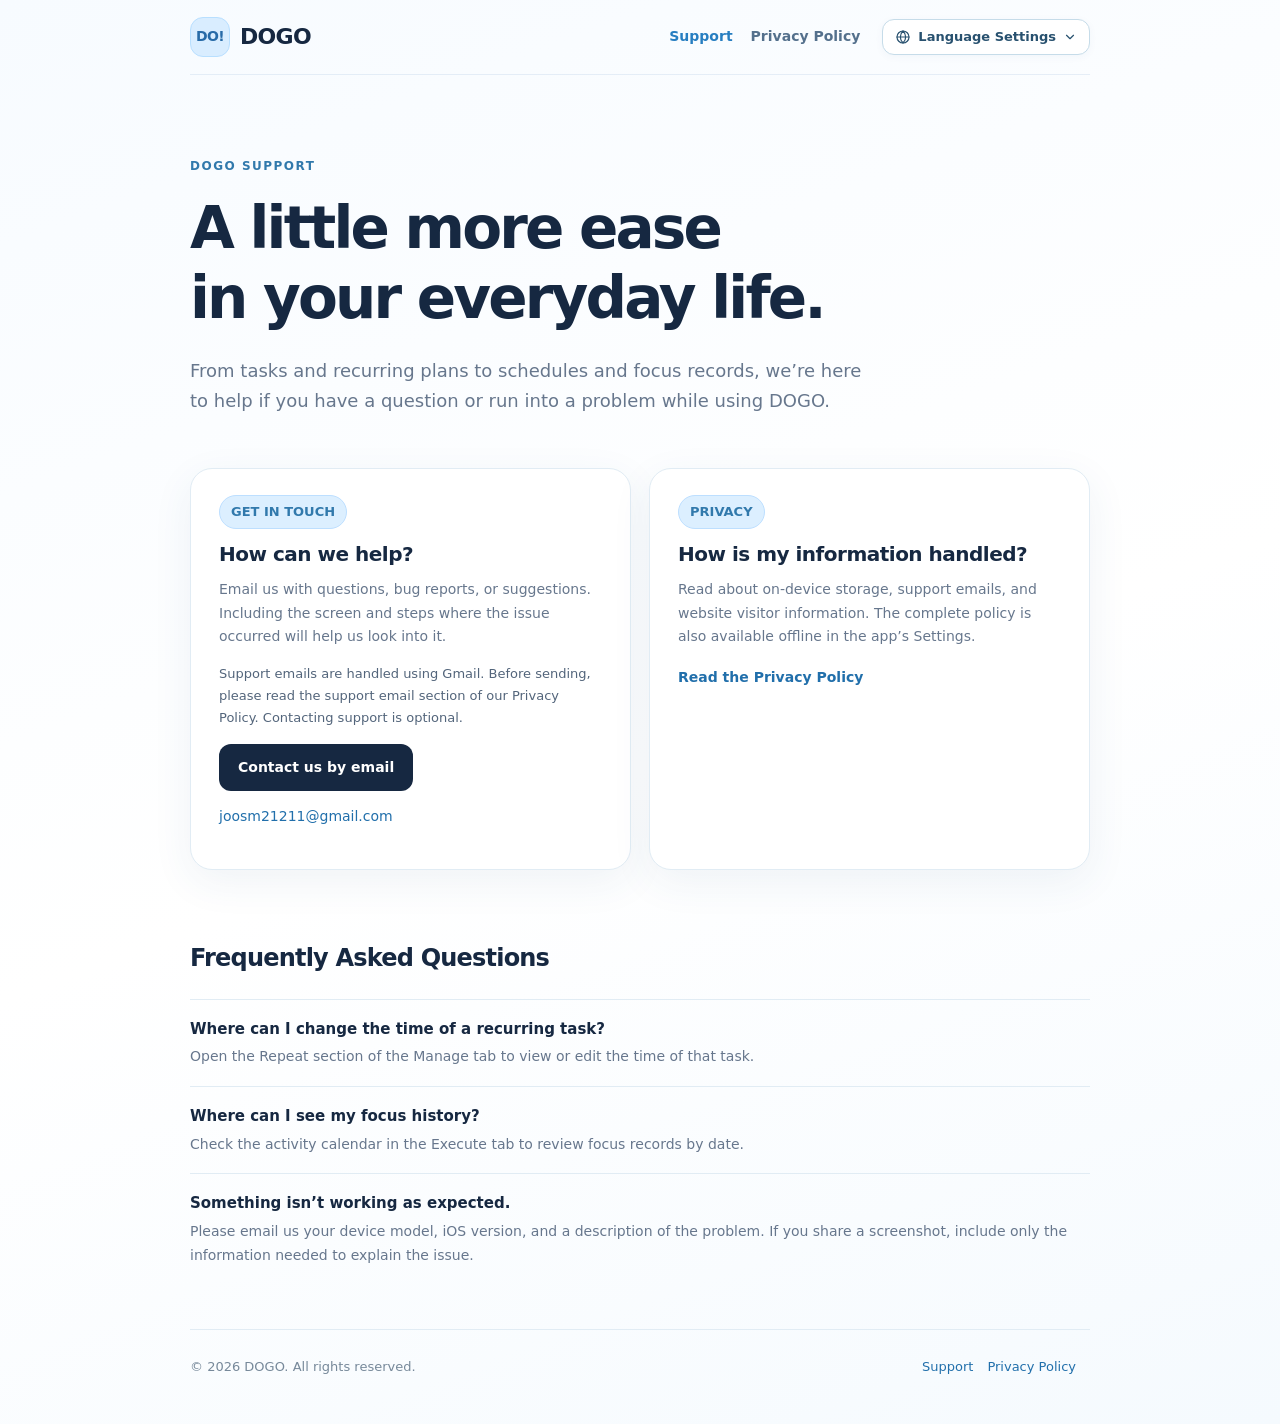
<file: index.html>
<!doctype html>
<html lang="ko">
<head>
  <meta charset="utf-8">
  <meta name="viewport" content="width=device-width, initial-scale=1">
  <meta name="theme-color" content="#f7fbff">
  <meta name="description" content="DOGO iOS 앱 고객지원. 앱 사용 문의, 오류 신고 및 개인정보 처리방침 안내.">
  <title>DOGO | 고객지원</title>
  <link rel="stylesheet" href="styles.css">
</head>
<body><div class="wrap">
<header class="top">
  <a class="brand" href="index.html" data-page="index.html" data-i18n-aria="brand_label" aria-label="DOGO 고객지원 홈"><span class="mark">DO!</span>DOGO</a>
  <div class="header-actions">
    <nav class="nav" data-i18n-aria="nav_label" aria-label="사이트 메뉴"><a href="index.html" data-page="index.html" data-i18n="support" aria-current="page">고객지원</a><a href="privacy.html" data-page="privacy.html" data-i18n="privacy">개인정보 처리방침</a></nav>
    <div class="language-control" id="language-control">
      <button class="language-toggle" id="language-toggle" type="button" aria-haspopup="true" aria-controls="language-menu" aria-expanded="false">
        <svg aria-hidden="true" width="16" height="16" viewBox="0 0 24 24" fill="none" stroke="currentColor" stroke-width="1.8" stroke-linecap="round" stroke-linejoin="round"><circle cx="12" cy="12" r="9"/><path d="M3 12h18M12 3c2.5 2.4 4 5.4 4 9s-1.5 6.6-4 9c-2.5-2.4-4-5.4-4-9s1.5-6.6 4-9z"/></svg>
        <span data-i18n="lang_settings">언어 설정</span>
        <svg aria-hidden="true" width="14" height="14" viewBox="0 0 24 24" fill="none" stroke="currentColor" stroke-width="2" stroke-linecap="round" stroke-linejoin="round"><path d="m6 9 6 6 6-6"/></svg>
      </button>
      <div class="language-menu" id="language-menu" hidden role="group" data-i18n-aria="choose_language" aria-label="표시 언어 선택">
        <button type="button" data-select-lang="ko" lang="ko">한국어</button>
        <button type="button" data-select-lang="en" lang="en">English</button>
        <button type="button" data-select-lang="ja" lang="ja">日本語</button>
      </div>
    </div>
  </div>
</header>
<main>
  <section class="hero">
    <span class="eyebrow">DOGO SUPPORT</span>
    <h1><span data-i18n="hero_line1">오늘의 하루를,</span><br><span data-i18n="hero_line2">조금 더 편하게.</span></h1>
    <p data-i18n="hero_description">할 일과 반복 일정, 시간표, 집중 기록까지. DOGO를 사용하는 동안 궁금한 점이나 불편한 점이 있다면 편하게 연락해 주세요.</p>
  </section>
  <div class="cards">
    <section class="card">
      <span class="pill" data-i18n="contact_pill">문의하기</span>
      <h2 data-i18n="contact_title">도움이 필요하신가요?</h2>
      <p data-i18n="contact_description">이용 중 발견한 오류, 문의 사항, 개선 의견을 이메일로 보내주세요. 문제가 발생한 화면과 상황을 함께 알려주시면 확인에 도움이 됩니다.</p>
      <p class="contact-notice" data-i18n="contact_notice">문의 이메일은 Gmail을 통해 처리됩니다. 보내기 전에 개인정보 처리방침의 고객지원 이메일 안내를 확인해 주세요. 문의는 선택 사항입니다.</p>
      <a class="primary" data-email-button href="mailto:joosm21211@gmail.com" data-i18n="contact_button">이메일로 문의하기</a>
      <p class="contact-email"><a href="mailto:joosm21211@gmail.com">joosm21211@gmail.com</a></p>
    </section>
    <section class="card">
      <span class="pill" data-i18n="privacy_pill">개인정보 안내</span>
      <h2 data-i18n="privacy_title">내 정보는 어떻게 처리되나요?</h2>
      <p data-i18n="privacy_description">기기 내 저장, 고객지원 이메일, 웹사이트 방문 정보를 구분해 안내합니다. 앱 설정에서도 방침 전문을 오프라인으로 읽을 수 있습니다.</p>
      <a class="subtle-link" href="privacy.html" data-page="privacy.html" data-i18n="privacy_link">개인정보 처리방침 보기</a>
    </section>
  </div>
  <section class="section" aria-labelledby="faq-title">
    <h2 id="faq-title" data-i18n="faq_title">자주 묻는 질문</h2>
    <div class="faq"><strong data-i18n="faq1_q">반복하는 할 일의 시간은 어디에서 변경하나요?</strong><p data-i18n="faq1_a">관리 탭의 반복 메뉴에서 해당 할 일의 시간을 확인하고 수정할 수 있습니다.</p></div>
    <div class="faq"><strong data-i18n="faq2_q">집중한 기록은 어디에서 확인하나요?</strong><p data-i18n="faq2_a">실행 탭의 활동 달력에서 날짜별 집중 기록을 살펴볼 수 있습니다.</p></div>
    <div class="faq"><strong data-i18n="faq3_q">앱을 사용하는 데 문제가 생겼어요.</strong><p data-i18n="faq3_a">기기 모델, iOS 버전, 문제 상황을 함께 적어 고객지원 이메일로 보내주세요. 개인정보가 포함된 스크린샷은 필요한 부분만 공유해 주세요.</p></div>
  </section>
</main>
<footer class="footer"><span data-i18n="copyright">© 2026 DOGO. All rights reserved.</span><span><a href="index.html" data-page="index.html" data-i18n="support">고객지원</a><a href="privacy.html" data-page="privacy.html" data-i18n="privacy">개인정보 처리방침</a></span></footer>
</div>
<script>
(() => {
  'use strict';
  const translations = {
  "ko": {
    "site_name": "DOGO 고객지원",
    "brand_label": "DOGO 고객지원 홈",
    "nav_label": "사이트 메뉴",
    "support": "고객지원",
    "privacy": "개인정보 처리방침",
    "lang_settings": "언어 설정",
    "choose_language": "표시 언어 선택",
    "copyright": "© 2026 DOGO. All rights reserved.",
    "page_title": "DOGO | 고객지원",
    "meta_description": "DOGO iOS 앱 고객지원. 앱 사용 문의, 오류 신고 및 개인정보 처리방침 안내.",
    "hero_line1": "오늘의 하루를,",
    "hero_line2": "조금 더 편하게.",
    "hero_description": "할 일과 반복 일정, 시간표, 집중 기록까지. DOGO를 사용하는 동안 궁금한 점이나 불편한 점이 있다면 편하게 연락해 주세요.",
    "contact_pill": "문의하기",
    "contact_title": "도움이 필요하신가요?",
    "contact_description": "이용 중 발견한 오류, 문의 사항, 개선 의견을 이메일로 보내주세요. 문제가 발생한 화면과 상황을 함께 알려주시면 확인에 도움이 됩니다.",
    "contact_button": "이메일로 문의하기",
    "mail_subject": "고객 문의",
    "privacy_pill": "개인정보 안내",
    "privacy_title": "내 정보는 어떻게 처리되나요?",
    "privacy_description": "기기 내 저장, 고객지원 이메일, 웹사이트 방문 정보를 구분해 안내합니다. 앱 설정에서도 방침 전문을 오프라인으로 읽을 수 있습니다.",
    "privacy_link": "개인정보 처리방침 보기",
    "faq_title": "자주 묻는 질문",
    "faq1_q": "반복하는 할 일의 시간은 어디에서 변경하나요?",
    "faq1_a": "관리 탭의 반복 메뉴에서 해당 할 일의 시간을 확인하고 수정할 수 있습니다.",
    "faq2_q": "집중한 기록은 어디에서 확인하나요?",
    "faq2_a": "실행 탭의 활동 달력에서 날짜별 집중 기록을 살펴볼 수 있습니다.",
    "faq3_q": "앱을 사용하는 데 문제가 생겼어요.",
    "faq3_a": "기기 모델, iOS 버전, 문제 상황을 함께 적어 고객지원 이메일로 보내주세요. 개인정보가 포함된 스크린샷은 필요한 부분만 공유해 주세요.",
    "contact_notice": "문의 이메일은 Gmail을 통해 처리됩니다. 보내기 전에 개인정보 처리방침의 고객지원 이메일 안내를 확인해 주세요. 문의는 선택 사항입니다."
  },
  "en": {
    "site_name": "DOGO Support",
    "brand_label": "DOGO Support Home",
    "nav_label": "Site navigation",
    "support": "Support",
    "privacy": "Privacy Policy",
    "lang_settings": "Language Settings",
    "choose_language": "Choose display language",
    "copyright": "© 2026 DOGO. All rights reserved.",
    "page_title": "DOGO | Support",
    "meta_description": "DOGO iOS app support. Contact us for help, report an issue, and read our privacy policy.",
    "hero_line1": "A little more ease",
    "hero_line2": "in your everyday life.",
    "hero_description": "From tasks and recurring plans to schedules and focus records, we’re here to help if you have a question or run into a problem while using DOGO.",
    "contact_pill": "GET IN TOUCH",
    "contact_title": "How can we help?",
    "contact_description": "Email us with questions, bug reports, or suggestions. Including the screen and steps where the issue occurred will help us look into it.",
    "contact_button": "Contact us by email",
    "mail_subject": "Support Request",
    "privacy_pill": "PRIVACY",
    "privacy_title": "How is my information handled?",
    "privacy_description": "Read about on-device storage, support emails, and website visitor information. The complete policy is also available offline in the app’s Settings.",
    "privacy_link": "Read the Privacy Policy",
    "faq_title": "Frequently Asked Questions",
    "faq1_q": "Where can I change the time of a recurring task?",
    "faq1_a": "Open the Repeat section of the Manage tab to view or edit the time of that task.",
    "faq2_q": "Where can I see my focus history?",
    "faq2_a": "Check the activity calendar in the Execute tab to review focus records by date.",
    "faq3_q": "Something isn’t working as expected.",
    "faq3_a": "Please email us your device model, iOS version, and a description of the problem. If you share a screenshot, include only the information needed to explain the issue.",
    "contact_notice": "Support emails are handled using Gmail. Before sending, please read the support email section of our Privacy Policy. Contacting support is optional."
  },
  "ja": {
    "site_name": "DOGO サポート",
    "brand_label": "DOGO サポートのホーム",
    "nav_label": "サイトメニュー",
    "support": "サポート",
    "privacy": "プライバシーポリシー",
    "lang_settings": "言語設定",
    "choose_language": "表示言語を選択",
    "copyright": "© 2026 DOGO. All rights reserved.",
    "page_title": "DOGO | サポート",
    "meta_description": "DOGO iOSアプリのサポート。お問い合わせ、不具合の報告、プライバシーポリシーをご案内します。",
    "hero_line1": "今日という一日を、",
    "hero_line2": "もう少し心地よく。",
    "hero_description": "タスクや繰り返しの予定、時間割、集中時間の記録まで。DOGOのご利用中に疑問やお困りごとがあれば、お気軽にお問い合わせください。",
    "contact_pill": "お問い合わせ",
    "contact_title": "お困りですか？",
    "contact_description": "不具合の報告、ご質問、改善のご提案はメールでお知らせください。問題が起きた画面や操作手順も添えていただけると、確認の助けになります。",
    "contact_button": "メールで問い合わせる",
    "mail_subject": "お問い合わせ",
    "privacy_pill": "プライバシー",
    "privacy_title": "個人情報はどのように取り扱われますか？",
    "privacy_description": "端末内の保存、サポートメール、サイト閲覧時の情報を区別してご案内します。アプリの設定でもポリシー全文をオフラインで読めます。",
    "privacy_link": "プライバシーポリシーを見る",
    "faq_title": "よくある質問",
    "faq1_q": "繰り返すタスクの時間はどこで変更できますか？",
    "faq1_a": "「管理」タブの「繰り返し」から、該当するタスクの時間を確認・変更できます。",
    "faq2_q": "集中時間の記録はどこで確認できますか？",
    "faq2_a": "「実行」タブの活動カレンダーで、日付ごとの集中記録を確認できます。",
    "faq3_q": "アプリの動作に問題があります。",
    "faq3_a": "端末の機種名、iOSのバージョン、発生した状況をメールでお知らせください。スクリーンショットを送る際は、問題の確認に必要な情報のみ共有してください。",
    "contact_notice": "お問い合わせのメールはGmailで処理します。送信前に、プライバシーポリシーのサポートメールの項目をご確認ください。お問い合わせは任意です。"
  }
};
  const languages = new Set(['ko', 'en', 'ja']);
  const key = 'dogo-support-language';
  function browserLanguage() {
    const preferred = (navigator.languages && navigator.languages.length ? navigator.languages[0] : navigator.language) || 'en';
    const primary = preferred.toLowerCase().split(/[-_]/)[0];
    return primary === 'ko' || primary === 'ja' ? primary : 'en';
  }
  function savedLanguage() {
    try { const value = localStorage.getItem(key); return languages.has(value) ? value : null; }
    catch { return null; }
  }
  function rememberLanguage(lang) {
    try { localStorage.setItem(key, lang); } catch { /* Private browsing may disable storage. */ }
  }
  const queryLanguage = new URLSearchParams(location.search).get('lang');
  let activeLanguage = languages.has(queryLanguage) ? queryLanguage : savedLanguage() || browserLanguage();
  const control = document.getElementById('language-control');
  const toggle = document.getElementById('language-toggle');
  const menu = document.getElementById('language-menu');
  function setMenuOpen(open) {
    menu.hidden = !open;
    toggle.setAttribute('aria-expanded', String(open));
  }
  function render(lang) {
    const dict = translations[lang];
    if (!dict) return;
    activeLanguage = lang;
    document.documentElement.lang = lang;
    document.title = dict.page_title;
    const meta = document.querySelector('meta[name="description"]');
    if (meta) meta.content = dict.meta_description;
    document.querySelectorAll('[data-i18n]').forEach(el => {
      const value = dict[el.dataset.i18n];
      if (typeof value === 'string') el.textContent = value;
    });
    document.querySelectorAll('[data-i18n-aria]').forEach(el => {
      const value = dict[el.dataset.i18nAria];
      if (typeof value === 'string') el.setAttribute('aria-label', value);
    });
    document.querySelectorAll('[data-select-lang]').forEach(button => {
      const selected = button.dataset.selectLang === lang;
      button.setAttribute('aria-pressed', String(selected));
    });
    document.querySelectorAll('a[data-page]').forEach(link => {
      link.href = link.dataset.page + '?lang=' + encodeURIComponent(lang);
    });
    const emailButton = document.querySelector('[data-email-button]');
    if (emailButton && dict.mail_subject) {
      emailButton.href = 'mailto:joosm21211@gmail.com?subject=' + encodeURIComponent('[DOGO] ' + dict.mail_subject);
    }
  }
  if (languages.has(queryLanguage)) rememberLanguage(queryLanguage);
  render(activeLanguage);
  toggle.addEventListener('click', () => setMenuOpen(menu.hidden));
  menu.querySelectorAll('[data-select-lang]').forEach(button => {
    button.addEventListener('click', () => {
      const lang = button.dataset.selectLang;
      render(lang);
      rememberLanguage(lang);
      setMenuOpen(false);
      toggle.focus();
    });
  });
  document.addEventListener('click', event => { if (!control.contains(event.target)) setMenuOpen(false); });
  document.addEventListener('keydown', event => {
    if (event.key === 'Escape' && !menu.hidden) { setMenuOpen(false); toggle.focus(); }
  });
})();
</script>
</body></html>
</file>
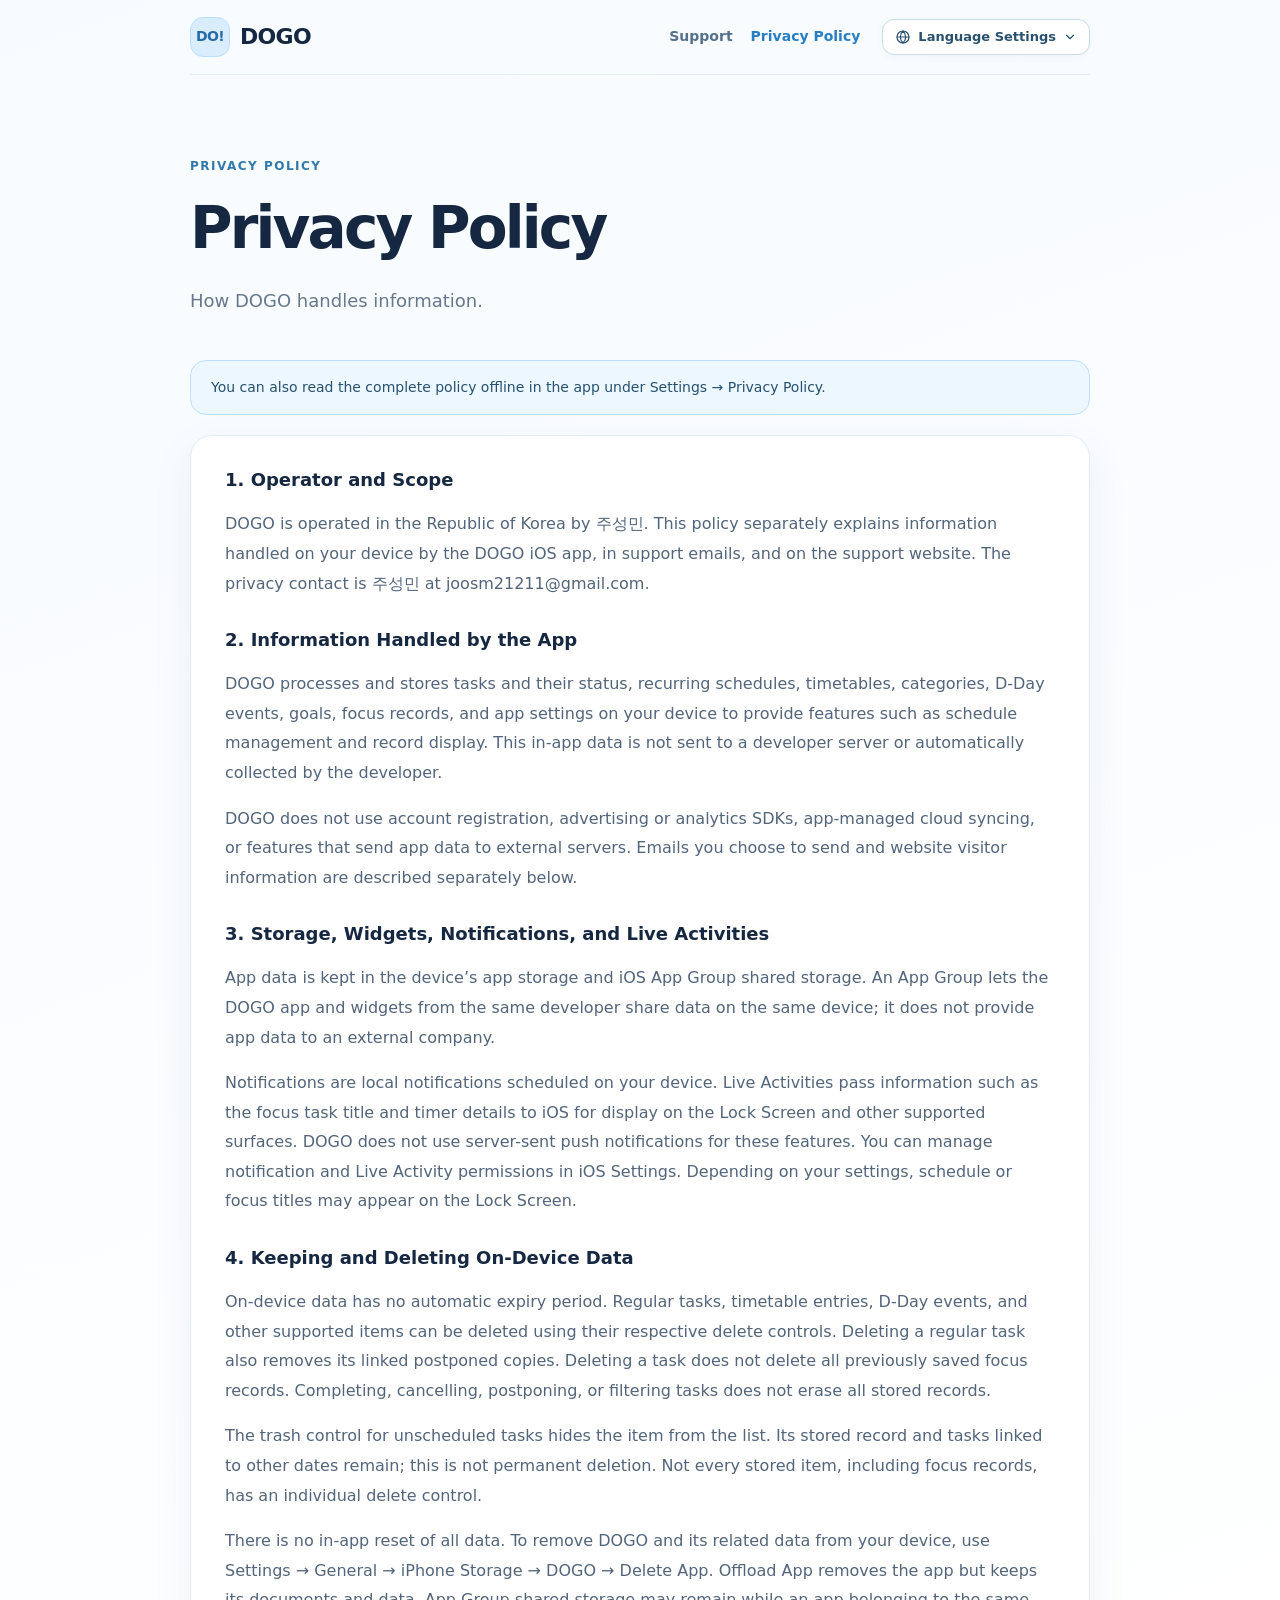
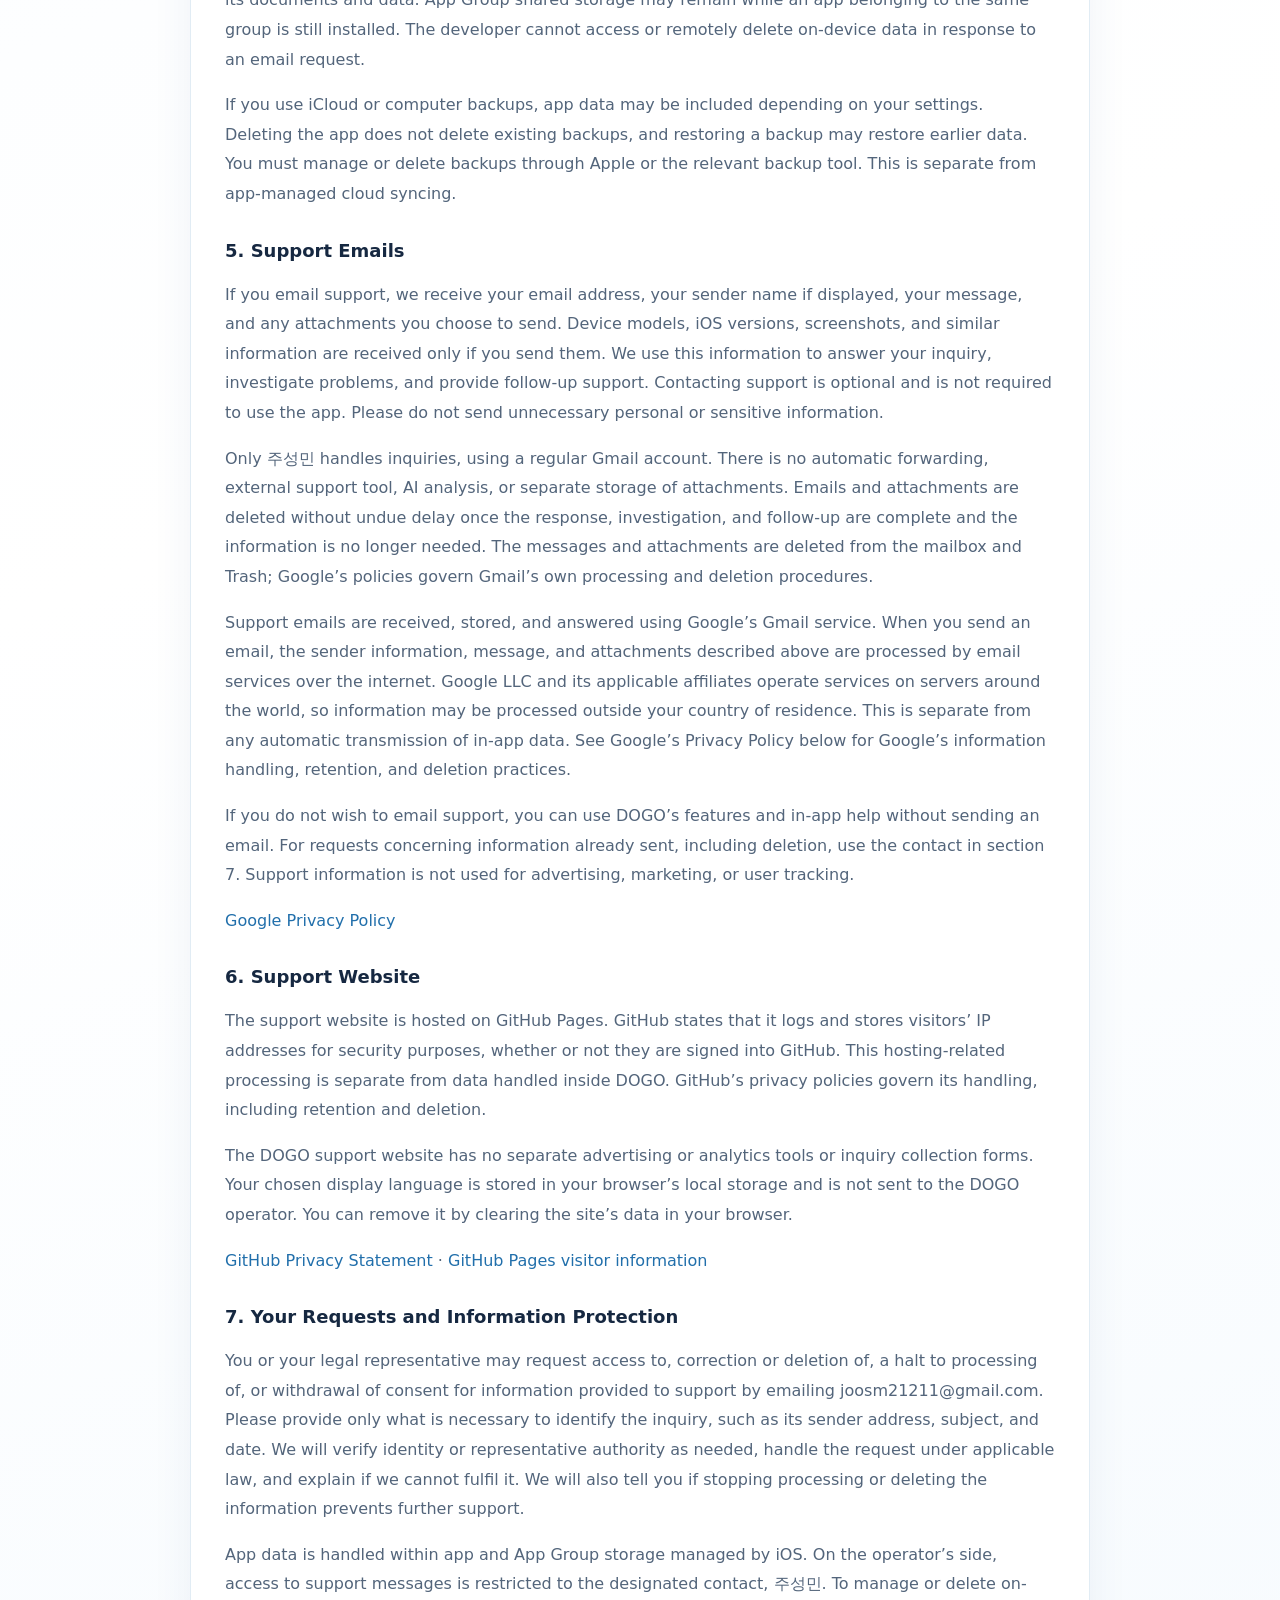
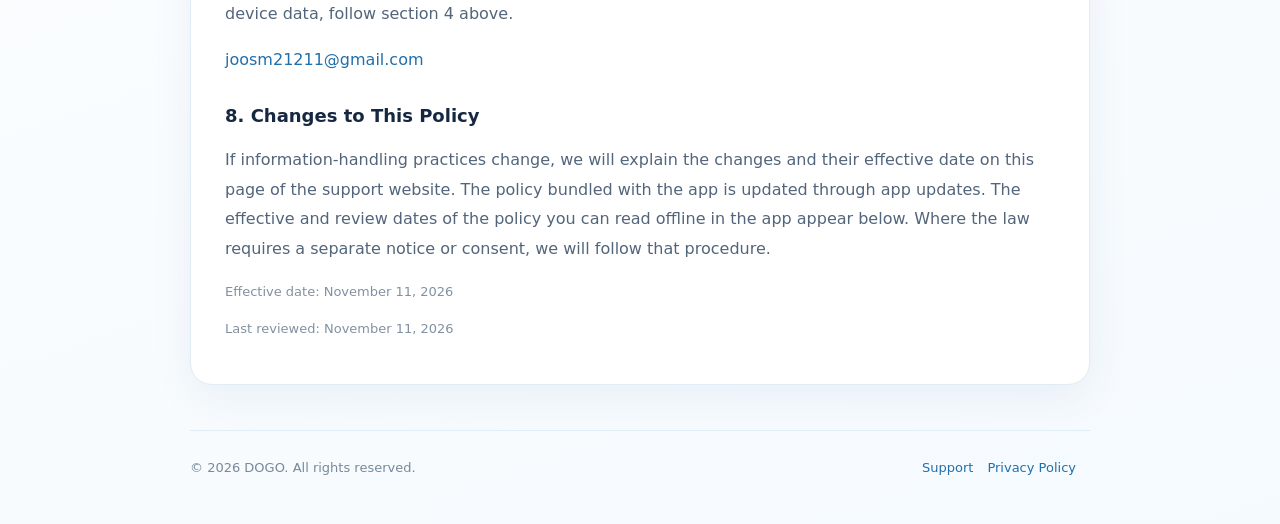
<file: privacy.html>
<!doctype html>
<html lang="ko">
<head>
  <meta charset="utf-8">
  <meta name="viewport" content="width=device-width, initial-scale=1">
  <meta name="theme-color" content="#f7fbff">
  <meta name="description" content="DOGO iOS 앱 개인정보 처리방침">
  <title>DOGO | 개인정보 처리방침</title>
  <link rel="stylesheet" href="styles.css">
</head>
<body><div class="wrap">
<header class="top">
  <a class="brand" href="index.html" data-page="index.html" data-i18n-aria="brand_label" aria-label="DOGO 고객지원 홈"><span class="mark">DO!</span>DOGO</a>
  <div class="header-actions">
    <nav class="nav" data-i18n-aria="nav_label" aria-label="사이트 메뉴"><a href="index.html" data-page="index.html" data-i18n="support">고객지원</a><a href="privacy.html" data-page="privacy.html" data-i18n="privacy" aria-current="page">개인정보 처리방침</a></nav>
    <div class="language-control" id="language-control">
      <button class="language-toggle" id="language-toggle" type="button" aria-haspopup="true" aria-controls="language-menu" aria-expanded="false">
        <svg aria-hidden="true" width="16" height="16" viewBox="0 0 24 24" fill="none" stroke="currentColor" stroke-width="1.8" stroke-linecap="round" stroke-linejoin="round"><circle cx="12" cy="12" r="9"/><path d="M3 12h18M12 3c2.5 2.4 4 5.4 4 9s-1.5 6.6-4 9c-2.5-2.4-4-5.4-4-9s1.5-6.6 4-9z"/></svg>
        <span data-i18n="lang_settings">언어 설정</span>
        <svg aria-hidden="true" width="14" height="14" viewBox="0 0 24 24" fill="none" stroke="currentColor" stroke-width="2" stroke-linecap="round" stroke-linejoin="round"><path d="m6 9 6 6 6-6"/></svg>
      </button>
      <div class="language-menu" id="language-menu" hidden role="group" data-i18n-aria="choose_language" aria-label="표시 언어 선택">
        <button type="button" data-select-lang="ko" lang="ko">한국어</button>
        <button type="button" data-select-lang="en" lang="en">English</button>
        <button type="button" data-select-lang="ja" lang="ja">日本語</button>
      </div>
    </div>
  </div>
</header>
<main>
  <section class="hero"><span class="eyebrow">PRIVACY POLICY</span><h1 data-i18n="hero_title">개인정보 처리방침</h1><p data-i18n="hero_description">DOGO의 데이터 처리 방법을 안내합니다.</p></section>
  <p class="offline-note" data-i18n="offline_note">앱에서도 설정 → 개인정보 처리방침에서 본문 전체를 인터넷 연결 없이 읽을 수 있습니다.</p>
  <article class="policy">
    <h2 data-i18n="p1_title">1. 운영자와 적용 범위</h2>
    <p data-i18n="p1_1">DOGO는 대한민국에서 주성민이 운영합니다. 이 방침은 DOGO iOS 앱의 기기 내 데이터, 고객지원 이메일, 지원 웹사이트의 정보 처리를 각각 설명합니다. 개인정보 문의 담당자는 주성민이며, 연락처는 joosm21211@gmail.com입니다.</p>
    <h2 data-i18n="p2_title">2. 앱에서 처리하는 정보</h2>
    <p data-i18n="p2_1">DOGO는 할 일과 처리 상태, 반복 일정, 시간표, 카테고리, D-Day, 목표, 집중 기록 및 앱 설정을 일정 관리와 기록 표시 등 앱 기능을 제공하기 위해 기기 내에서 처리·저장합니다. 이 앱 내부 데이터를 개발자 서버로 전송하거나 개발자가 자동으로 수집하지 않습니다.</p>
    <p data-i18n="p2_2">DOGO는 회원가입, 광고·분석 SDK, 앱 자체의 클라우드 동기화 또는 앱 데이터를 외부 서버로 보내는 기능을 사용하지 않습니다. 사용자가 직접 보내는 문의 이메일과 웹사이트 방문 정보는 아래에서 별도로 설명합니다.</p>
    <h2 data-i18n="p3_title">3. 저장 공간·위젯·알림·Live Activity</h2>
    <p data-i18n="p3_1">앱 데이터는 기기의 앱 저장 공간과 iOS App Group 공유 저장 공간에 보관됩니다. App Group은 같은 개발자의 DOGO 앱과 위젯이 같은 기기에서 데이터를 공유하는 저장 공간이며, 외부 업체에 앱 데이터를 제공하는 기능이 아닙니다.</p>
    <p data-i18n="p3_2">알림은 기기에 예약하는 로컬 알림입니다. Live Activity는 집중할 일의 제목과 진행 시간 등을 iOS에 전달하여 잠금 화면 등에 표시합니다. DOGO는 이 기능을 위해 서버에서 보내는 푸시 알림을 사용하지 않습니다. 알림과 Live Activity의 허용 여부는 iOS 설정에서 관리할 수 있으며, 설정에 따라 일정이나 집중 제목이 잠금 화면에 보일 수 있습니다.</p>
    <h2 data-i18n="p4_title">4. 기기 내 데이터의 보관과 삭제</h2>
    <p data-i18n="p4_1">기기 내 데이터에는 자동 만료 기간을 두지 않습니다. 일반 할 일, 시간표 일정, D-Day 등은 해당 화면의 삭제 기능으로 지울 수 있습니다. 일반 할 일을 삭제하면 그 할 일과 연결된 미루기 사본도 제거됩니다. 할 일을 삭제하더라도 이미 저장된 집중 기록까지 일괄 삭제되는 것은 아닙니다. 완료·취소·미루기와 목록 필터는 전체 기록의 삭제가 아닙니다.</p>
    <p data-i18n="p4_4">“정해지지 않은 일”의 휴지통은 해당 항목을 목록에서 숨기는 기능입니다. 저장된 항목과 다른 날짜에 연결된 할 일을 보존하며, 영구 삭제 기능이 아닙니다. 집중 기록 등 모든 저장 항목에 개별 삭제 기능이 있는 것은 아닙니다.</p>
    <p data-i18n="p4_2">앱 내 전체 데이터 초기화 기능은 제공하지 않습니다. 기기의 DOGO 앱과 관련 데이터를 제거하려면 iOS 설정 → 일반 → iPhone 저장 공간 → DOGO에서 “앱 삭제”를 이용하세요. “앱 정리하기”는 앱만 제거하고 문서와 데이터를 남깁니다. App Group 공유 저장 공간은 같은 그룹에 속한 앱이 기기에 남아 있는 동안 유지될 수 있습니다. 개발자는 기기 내 데이터에 접근하거나 이메일 요청으로 원격 삭제할 수 없습니다.</p>
    <p data-i18n="p4_3">iCloud 또는 컴퓨터 백업을 사용하는 경우 설정에 따라 앱 데이터가 백업에 포함될 수 있습니다. 앱 삭제가 기존 백업까지 삭제하는 것은 아니며, 백업을 복원하면 이전 데이터가 돌아올 수 있습니다. 백업의 관리·삭제는 사용자가 Apple 또는 해당 백업 도구에서 해야 합니다. 이는 DOGO 자체의 클라우드 동기화와 구분됩니다.</p>
    <h2 data-i18n="p5_title">5. 고객지원 이메일</h2>
    <p data-i18n="p5_1">이메일로 문의하면 발신 이메일 주소, 발신자 이름이 표시되는 경우 그 이름, 문의 내용과 직접 첨부한 자료를 받습니다. 기기 모델·iOS 버전·스크린샷 등은 사용자가 보내는 경우에만 받으며, 답변·오류 확인·후속 대응을 위해 이용합니다. 문의는 선택 사항이고 앱 이용에 필수적이지 않습니다. 문의에 필요하지 않은 개인정보나 민감한 내용은 보내지 마세요.</p>
    <p data-i18n="p5_2">문의는 주성민만 일반 Gmail 계정으로 처리합니다. 자동 전달, 외부 상담 도구, AI 분석 및 첨부 자료의 별도 보관은 하지 않습니다. 답변·오류 확인·후속 대응이 끝나 더 이상 필요하지 않은 이메일과 첨부 자료는 지체 없이 삭제합니다. 메일함과 휴지통에서 해당 메시지 및 첨부 자료를 삭제하며, Gmail 자체의 처리·삭제 절차에는 Google 정책이 적용됩니다.</p>
    <p data-i18n="p5_3">고객지원 메일의 수신·보관·회신에는 Google의 Gmail 서비스를 사용합니다. 사용자가 메일을 보내면 위에 설명한 발신자 정보, 문의 내용 및 첨부 자료가 인터넷을 통해 메일 서비스에서 처리됩니다. Google LLC 및 해당 계열사의 서비스는 전 세계 서버에서 운영되므로 거주 국가 밖에서도 정보가 처리될 수 있습니다. 이는 앱 내부 데이터의 자동 전송과 별개입니다. Google 측의 정보 처리 및 보관·삭제 절차는 아래 Google 개인정보처리방침을 확인하세요.</p>
    <p data-i18n="p5_4">이메일 문의를 원하지 않으면 메일을 보내지 않고 DOGO의 기능과 앱 내 도움말을 이용할 수 있습니다. 이미 보낸 문의 정보에 대한 삭제 등 요청은 아래 7항의 연락처로 할 수 있습니다. 문의 정보는 광고·마케팅이나 이용자 추적에 사용하지 않습니다.</p>
    <p><a href="https://policies.google.com/privacy" data-i18n="google_policy">Google 개인정보처리방침</a></p>
    <h2 data-i18n="p6_title">6. 지원 웹사이트</h2>
    <p data-i18n="p6_1">지원 웹사이트는 GitHub Pages에서 제공합니다. GitHub는 GitHub 로그인 여부와 관계없이 사이트 방문자의 IP 주소를 보안 목적으로 기록·보관한다고 안내합니다. 이러한 호스팅 정보 처리는 DOGO 앱 내부 데이터 처리와 별개이며, 보관 및 삭제 등은 GitHub의 개인정보 보호 정책에 따릅니다.</p>
    <p data-i18n="p6_2">DOGO 지원 사이트에는 별도의 광고·분석 도구나 문의 수집 양식을 두지 않습니다. 선택한 표시 언어는 브라우저의 로컬 저장소에 보관되며, 이 언어값을 DOGO 운영자에게 전송하지 않습니다. 브라우저의 사이트 데이터 삭제 기능으로 지울 수 있습니다.</p>
    <p><a href="https://docs.github.com/en/site-policy/privacy-policies/github-general-privacy-statement" data-i18n="github_policy">GitHub 개인정보 보호 정책</a> · <a href="https://docs.github.com/en/pages/getting-started-with-github-pages/what-is-github-pages#data-collection" data-i18n="github_pages">GitHub Pages 방문 정보 안내</a></p>
    <h2 data-i18n="p7_title">7. 이용자의 요청과 정보 보호</h2>
    <p data-i18n="p7_1">본인 또는 법정대리인은 고객지원으로 제공한 정보의 열람·정정·삭제·처리정지 또는 동의 철회를 joosm21211@gmail.com으로 요청할 수 있습니다. 관련 문의의 발신 주소와 제목·날짜 등 확인에 필요한 최소한의 내용을 알려주세요. 필요한 범위에서 본인 또는 대리 권한을 확인한 뒤 적용 법령에 따라 처리하고, 요청을 이행할 수 없는 경우 이유를 안내합니다. 처리정지나 삭제로 인해 문의 대응을 계속할 수 없는 경우에도 알려드립니다.</p>
    <p data-i18n="p7_2">앱 데이터는 iOS가 관리하는 앱 및 App Group 저장 공간에서 처리하고, 문의 내용에 대한 운영 측 접근은 담당자인 주성민으로 제한합니다. 기기 내 데이터의 관리·삭제는 위 4항의 방법을 이용해 주세요.</p>
    <p><a href="mailto:joosm21211@gmail.com">joosm21211@gmail.com</a></p>
    <h2 data-i18n="p8_title">8. 방침의 변경</h2>
    <p data-i18n="p8_1">정보 처리 방식이 변경되면 지원 웹사이트의 이 페이지에 변경 내용과 시행일을 안내합니다. 앱에 내장된 방침은 앱 업데이트를 통해 갱신합니다. 앱에서 인터넷 없이 읽는 방침의 시행일과 최종 검토일은 아래에 표시됩니다. 법령상 별도 안내나 동의가 필요한 경우 해당 절차를 따릅니다.</p>
    <p class="fine" data-i18n="effective_date">시행일: 2026년 11월 11일</p>
    <p class="fine" data-i18n="last_reviewed">최종 검토일: 2026년 11월 11일</p>
  </article>
</main>
<footer class="footer"><span data-i18n="copyright">© 2026 DOGO. All rights reserved.</span><span><a href="index.html" data-page="index.html" data-i18n="support">고객지원</a><a href="privacy.html" data-page="privacy.html" data-i18n="privacy">개인정보 처리방침</a></span></footer>
</div>
<script>
(() => {
  'use strict';
  const translations = {
  "ko": {
    "site_name": "DOGO 고객지원",
    "brand_label": "DOGO 고객지원 홈",
    "nav_label": "사이트 메뉴",
    "support": "고객지원",
    "privacy": "개인정보 처리방침",
    "lang_settings": "언어 설정",
    "choose_language": "표시 언어 선택",
    "copyright": "© 2026 DOGO. All rights reserved.",
    "page_title": "DOGO | 개인정보 처리방침",
    "meta_description": "DOGO iOS 앱 개인정보 처리방침",
    "hero_title": "개인정보 처리방침",
    "hero_description": "DOGO의 데이터 처리 방법을 안내합니다.",
    "last_reviewed": "최종 검토일: 2026년 11월 11일",
    "p1_title": "1. 운영자와 적용 범위",
    "p1_1": "DOGO는 대한민국에서 주성민이 운영합니다. 이 방침은 DOGO iOS 앱의 기기 내 데이터, 고객지원 이메일, 지원 웹사이트의 정보 처리를 각각 설명합니다. 개인정보 문의 담당자는 주성민이며, 연락처는 joosm21211@gmail.com입니다.",
    "p2_title": "2. 앱에서 처리하는 정보",
    "p2_1": "DOGO는 할 일과 처리 상태, 반복 일정, 시간표, 카테고리, D-Day, 목표, 집중 기록 및 앱 설정을 일정 관리와 기록 표시 등 앱 기능을 제공하기 위해 기기 내에서 처리·저장합니다. 이 앱 내부 데이터를 개발자 서버로 전송하거나 개발자가 자동으로 수집하지 않습니다.",
    "p2_2": "DOGO는 회원가입, 광고·분석 SDK, 앱 자체의 클라우드 동기화 또는 앱 데이터를 외부 서버로 보내는 기능을 사용하지 않습니다. 사용자가 직접 보내는 문의 이메일과 웹사이트 방문 정보는 아래에서 별도로 설명합니다.",
    "p3_title": "3. 저장 공간·위젯·알림·Live Activity",
    "p3_1": "앱 데이터는 기기의 앱 저장 공간과 iOS App Group 공유 저장 공간에 보관됩니다. App Group은 같은 개발자의 DOGO 앱과 위젯이 같은 기기에서 데이터를 공유하는 저장 공간이며, 외부 업체에 앱 데이터를 제공하는 기능이 아닙니다.",
    "p3_2": "알림은 기기에 예약하는 로컬 알림입니다. Live Activity는 집중할 일의 제목과 진행 시간 등을 iOS에 전달하여 잠금 화면 등에 표시합니다. DOGO는 이 기능을 위해 서버에서 보내는 푸시 알림을 사용하지 않습니다. 알림과 Live Activity의 허용 여부는 iOS 설정에서 관리할 수 있으며, 설정에 따라 일정이나 집중 제목이 잠금 화면에 보일 수 있습니다.",
    "p4_title": "4. 기기 내 데이터의 보관과 삭제",
    "p4_1": "기기 내 데이터에는 자동 만료 기간을 두지 않습니다. 일반 할 일, 시간표 일정, D-Day 등은 해당 화면의 삭제 기능으로 지울 수 있습니다. 일반 할 일을 삭제하면 그 할 일과 연결된 미루기 사본도 제거됩니다. 할 일을 삭제하더라도 이미 저장된 집중 기록까지 일괄 삭제되는 것은 아닙니다. 완료·취소·미루기와 목록 필터는 전체 기록의 삭제가 아닙니다.",
    "p4_2": "앱 내 전체 데이터 초기화 기능은 제공하지 않습니다. 기기의 DOGO 앱과 관련 데이터를 제거하려면 iOS 설정 → 일반 → iPhone 저장 공간 → DOGO에서 “앱 삭제”를 이용하세요. “앱 정리하기”는 앱만 제거하고 문서와 데이터를 남깁니다. App Group 공유 저장 공간은 같은 그룹에 속한 앱이 기기에 남아 있는 동안 유지될 수 있습니다. 개발자는 기기 내 데이터에 접근하거나 이메일 요청으로 원격 삭제할 수 없습니다.",
    "p4_3": "iCloud 또는 컴퓨터 백업을 사용하는 경우 설정에 따라 앱 데이터가 백업에 포함될 수 있습니다. 앱 삭제가 기존 백업까지 삭제하는 것은 아니며, 백업을 복원하면 이전 데이터가 돌아올 수 있습니다. 백업의 관리·삭제는 사용자가 Apple 또는 해당 백업 도구에서 해야 합니다. 이는 DOGO 자체의 클라우드 동기화와 구분됩니다.",
    "p5_title": "5. 고객지원 이메일",
    "p5_1": "이메일로 문의하면 발신 이메일 주소, 발신자 이름이 표시되는 경우 그 이름, 문의 내용과 직접 첨부한 자료를 받습니다. 기기 모델·iOS 버전·스크린샷 등은 사용자가 보내는 경우에만 받으며, 답변·오류 확인·후속 대응을 위해 이용합니다. 문의는 선택 사항이고 앱 이용에 필수적이지 않습니다. 문의에 필요하지 않은 개인정보나 민감한 내용은 보내지 마세요.",
    "p5_2": "문의는 주성민만 일반 Gmail 계정으로 처리합니다. 자동 전달, 외부 상담 도구, AI 분석 및 첨부 자료의 별도 보관은 하지 않습니다. 답변·오류 확인·후속 대응이 끝나 더 이상 필요하지 않은 이메일과 첨부 자료는 지체 없이 삭제합니다. 메일함과 휴지통에서 해당 메시지 및 첨부 자료를 삭제하며, Gmail 자체의 처리·삭제 절차에는 Google 정책이 적용됩니다.",
    "p5_3": "고객지원 메일의 수신·보관·회신에는 Google의 Gmail 서비스를 사용합니다. 사용자가 메일을 보내면 위에 설명한 발신자 정보, 문의 내용 및 첨부 자료가 인터넷을 통해 메일 서비스에서 처리됩니다. Google LLC 및 해당 계열사의 서비스는 전 세계 서버에서 운영되므로 거주 국가 밖에서도 정보가 처리될 수 있습니다. 이는 앱 내부 데이터의 자동 전송과 별개입니다. Google 측의 정보 처리 및 보관·삭제 절차는 아래 Google 개인정보처리방침을 확인하세요.",
    "p6_title": "6. 지원 웹사이트",
    "p6_1": "지원 웹사이트는 GitHub Pages에서 제공합니다. GitHub는 GitHub 로그인 여부와 관계없이 사이트 방문자의 IP 주소를 보안 목적으로 기록·보관한다고 안내합니다. 이러한 호스팅 정보 처리는 DOGO 앱 내부 데이터 처리와 별개이며, 보관 및 삭제 등은 GitHub의 개인정보 보호 정책에 따릅니다.",
    "p6_2": "DOGO 지원 사이트에는 별도의 광고·분석 도구나 문의 수집 양식을 두지 않습니다. 선택한 표시 언어는 브라우저의 로컬 저장소에 보관되며, 이 언어값을 DOGO 운영자에게 전송하지 않습니다. 브라우저의 사이트 데이터 삭제 기능으로 지울 수 있습니다.",
    "p7_title": "7. 이용자의 요청과 정보 보호",
    "p7_1": "본인 또는 법정대리인은 고객지원으로 제공한 정보의 열람·정정·삭제·처리정지 또는 동의 철회를 joosm21211@gmail.com으로 요청할 수 있습니다. 관련 문의의 발신 주소와 제목·날짜 등 확인에 필요한 최소한의 내용을 알려주세요. 필요한 범위에서 본인 또는 대리 권한을 확인한 뒤 적용 법령에 따라 처리하고, 요청을 이행할 수 없는 경우 이유를 안내합니다. 처리정지나 삭제로 인해 문의 대응을 계속할 수 없는 경우에도 알려드립니다.",
    "p7_2": "앱 데이터는 iOS가 관리하는 앱 및 App Group 저장 공간에서 처리하고, 문의 내용에 대한 운영 측 접근은 담당자인 주성민으로 제한합니다. 기기 내 데이터의 관리·삭제는 위 4항의 방법을 이용해 주세요.",
    "p8_title": "8. 방침의 변경",
    "p8_1": "정보 처리 방식이 변경되면 지원 웹사이트의 이 페이지에 변경 내용과 시행일을 안내합니다. 앱에 내장된 방침은 앱 업데이트를 통해 갱신합니다. 앱에서 인터넷 없이 읽는 방침의 시행일과 최종 검토일은 아래에 표시됩니다. 법령상 별도 안내나 동의가 필요한 경우 해당 절차를 따릅니다.",
    "effective_date": "시행일: 2026년 11월 11일",
    "google_policy": "Google 개인정보처리방침",
    "github_policy": "GitHub 개인정보 보호 정책",
    "github_pages": "GitHub Pages 방문 정보 안내",
    "p4_4": "“정해지지 않은 일”의 휴지통은 해당 항목을 목록에서 숨기는 기능입니다. 저장된 항목과 다른 날짜에 연결된 할 일을 보존하며, 영구 삭제 기능이 아닙니다. 집중 기록 등 모든 저장 항목에 개별 삭제 기능이 있는 것은 아닙니다.",
    "p5_4": "이메일 문의를 원하지 않으면 메일을 보내지 않고 DOGO의 기능과 앱 내 도움말을 이용할 수 있습니다. 이미 보낸 문의 정보에 대한 삭제 등 요청은 아래 7항의 연락처로 할 수 있습니다. 문의 정보는 광고·마케팅이나 이용자 추적에 사용하지 않습니다.",
    "offline_note": "앱에서도 설정 → 개인정보 처리방침에서 본문 전체를 인터넷 연결 없이 읽을 수 있습니다."
  },
  "en": {
    "site_name": "DOGO Support",
    "brand_label": "DOGO Support Home",
    "nav_label": "Site navigation",
    "support": "Support",
    "privacy": "Privacy Policy",
    "lang_settings": "Language Settings",
    "choose_language": "Choose display language",
    "copyright": "© 2026 DOGO. All rights reserved.",
    "page_title": "DOGO | Privacy Policy",
    "meta_description": "Privacy Policy for the DOGO iOS app",
    "hero_title": "Privacy Policy",
    "hero_description": "How DOGO handles information.",
    "last_reviewed": "Last reviewed: November 11, 2026",
    "p1_title": "1. Operator and Scope",
    "p1_1": "DOGO is operated in the Republic of Korea by 주성민. This policy separately explains information handled on your device by the DOGO iOS app, in support emails, and on the support website. The privacy contact is 주성민 at joosm21211@gmail.com.",
    "p2_title": "2. Information Handled by the App",
    "p2_1": "DOGO processes and stores tasks and their status, recurring schedules, timetables, categories, D-Day events, goals, focus records, and app settings on your device to provide features such as schedule management and record display. This in-app data is not sent to a developer server or automatically collected by the developer.",
    "p2_2": "DOGO does not use account registration, advertising or analytics SDKs, app-managed cloud syncing, or features that send app data to external servers. Emails you choose to send and website visitor information are described separately below.",
    "p3_title": "3. Storage, Widgets, Notifications, and Live Activities",
    "p3_1": "App data is kept in the device’s app storage and iOS App Group shared storage. An App Group lets the DOGO app and widgets from the same developer share data on the same device; it does not provide app data to an external company.",
    "p3_2": "Notifications are local notifications scheduled on your device. Live Activities pass information such as the focus task title and timer details to iOS for display on the Lock Screen and other supported surfaces. DOGO does not use server-sent push notifications for these features. You can manage notification and Live Activity permissions in iOS Settings. Depending on your settings, schedule or focus titles may appear on the Lock Screen.",
    "p4_title": "4. Keeping and Deleting On-Device Data",
    "p4_1": "On-device data has no automatic expiry period. Regular tasks, timetable entries, D-Day events, and other supported items can be deleted using their respective delete controls. Deleting a regular task also removes its linked postponed copies. Deleting a task does not delete all previously saved focus records. Completing, cancelling, postponing, or filtering tasks does not erase all stored records.",
    "p4_2": "There is no in-app reset of all data. To remove DOGO and its related data from your device, use Settings → General → iPhone Storage → DOGO → Delete App. Offload App removes the app but keeps its documents and data. App Group shared storage may remain while an app belonging to the same group is still installed. The developer cannot access or remotely delete on-device data in response to an email request.",
    "p4_3": "If you use iCloud or computer backups, app data may be included depending on your settings. Deleting the app does not delete existing backups, and restoring a backup may restore earlier data. You must manage or delete backups through Apple or the relevant backup tool. This is separate from app-managed cloud syncing.",
    "p5_title": "5. Support Emails",
    "p5_1": "If you email support, we receive your email address, your sender name if displayed, your message, and any attachments you choose to send. Device models, iOS versions, screenshots, and similar information are received only if you send them. We use this information to answer your inquiry, investigate problems, and provide follow-up support. Contacting support is optional and is not required to use the app. Please do not send unnecessary personal or sensitive information.",
    "p5_2": "Only 주성민 handles inquiries, using a regular Gmail account. There is no automatic forwarding, external support tool, AI analysis, or separate storage of attachments. Emails and attachments are deleted without undue delay once the response, investigation, and follow-up are complete and the information is no longer needed. The messages and attachments are deleted from the mailbox and Trash; Google’s policies govern Gmail’s own processing and deletion procedures.",
    "p5_3": "Support emails are received, stored, and answered using Google’s Gmail service. When you send an email, the sender information, message, and attachments described above are processed by email services over the internet. Google LLC and its applicable affiliates operate services on servers around the world, so information may be processed outside your country of residence. This is separate from any automatic transmission of in-app data. See Google’s Privacy Policy below for Google’s information handling, retention, and deletion practices.",
    "p6_title": "6. Support Website",
    "p6_1": "The support website is hosted on GitHub Pages. GitHub states that it logs and stores visitors’ IP addresses for security purposes, whether or not they are signed into GitHub. This hosting-related processing is separate from data handled inside DOGO. GitHub’s privacy policies govern its handling, including retention and deletion.",
    "p6_2": "The DOGO support website has no separate advertising or analytics tools or inquiry collection forms. Your chosen display language is stored in your browser’s local storage and is not sent to the DOGO operator. You can remove it by clearing the site’s data in your browser.",
    "p7_title": "7. Your Requests and Information Protection",
    "p7_1": "You or your legal representative may request access to, correction or deletion of, a halt to processing of, or withdrawal of consent for information provided to support by emailing joosm21211@gmail.com. Please provide only what is necessary to identify the inquiry, such as its sender address, subject, and date. We will verify identity or representative authority as needed, handle the request under applicable law, and explain if we cannot fulfil it. We will also tell you if stopping processing or deleting the information prevents further support.",
    "p7_2": "App data is handled within app and App Group storage managed by iOS. On the operator’s side, access to support messages is restricted to the designated contact, 주성민. To manage or delete on-device data, follow section 4 above.",
    "p8_title": "8. Changes to This Policy",
    "p8_1": "If information-handling practices change, we will explain the changes and their effective date on this page of the support website. The policy bundled with the app is updated through app updates. The effective and review dates of the policy you can read offline in the app appear below. Where the law requires a separate notice or consent, we will follow that procedure.",
    "effective_date": "Effective date: November 11, 2026",
    "google_policy": "Google Privacy Policy",
    "github_policy": "GitHub Privacy Statement",
    "github_pages": "GitHub Pages visitor information",
    "p4_4": "The trash control for unscheduled tasks hides the item from the list. Its stored record and tasks linked to other dates remain; this is not permanent deletion. Not every stored item, including focus records, has an individual delete control.",
    "p5_4": "If you do not wish to email support, you can use DOGO’s features and in-app help without sending an email. For requests concerning information already sent, including deletion, use the contact in section 7. Support information is not used for advertising, marketing, or user tracking.",
    "offline_note": "You can also read the complete policy offline in the app under Settings → Privacy Policy."
  },
  "ja": {
    "site_name": "DOGO サポート",
    "brand_label": "DOGO サポートのホーム",
    "nav_label": "サイトメニュー",
    "support": "サポート",
    "privacy": "プライバシーポリシー",
    "lang_settings": "言語設定",
    "choose_language": "表示言語を選択",
    "copyright": "© 2026 DOGO. All rights reserved.",
    "page_title": "DOGO | プライバシーポリシー",
    "meta_description": "DOGO iOSアプリのプライバシーポリシー",
    "hero_title": "プライバシーポリシー",
    "hero_description": "DOGOでの情報の取り扱いについてご案内します。",
    "last_reviewed": "最終確認日：2026年11月11日",
    "p1_title": "1. 運営者と適用範囲",
    "p1_1": "DOGOは、大韓民国で주성민が運営しています。本ポリシーでは、DOGO iOSアプリが端末内で扱うデータ、サポートメール、サポートサイトでの情報の取り扱いをそれぞれ説明します。個人情報に関する担当者は주성민、連絡先はjoosm21211@gmail.comです。",
    "p2_title": "2. アプリが取り扱う情報",
    "p2_1": "DOGOは、予定の管理や記録の表示などの機能を提供するため、タスクとその状態、繰り返しの予定、時間割、カテゴリー、D-Day、目標、集中記録、アプリの設定を端末内で処理・保存します。これらのアプリ内データを開発者のサーバーへ送信したり、開発者が自動的に収集したりすることはありません。",
    "p2_2": "DOGOは、アカウント登録、広告・解析SDK、アプリ独自のクラウド同期、アプリ内データを外部サーバーへ送信する機能を使用していません。利用者が任意で送るお問い合わせメールとサイト閲覧時の情報については、以下で別途説明します。",
    "p3_title": "3. 保存領域・ウィジェット・通知・Live Activity",
    "p3_1": "アプリのデータは、端末のアプリ保存領域とiOSのApp Group共有保存領域に保管します。App Groupは、同じ開発者のDOGOアプリとウィジェットが同じ端末上でデータを共有するための領域であり、外部の事業者にアプリのデータを提供する機能ではありません。",
    "p3_2": "通知は、端末上で予約するローカル通知です。Live Activityは、集中するタスクのタイトルや時間情報などをiOSに渡し、ロック画面などに表示します。DOGOは、これらの機能にサーバーから送信するプッシュ通知を使用していません。通知とLive Activityの許可はiOSの設定で管理できます。設定によっては、予定や集中するタスクのタイトルがロック画面に表示されます。",
    "p4_title": "4. 端末内データの保存と削除",
    "p4_1": "端末内データに自動的な保存期限は設けていません。通常のタスク、時間割の予定、D-Dayなどは、それぞれの削除機能で削除できます。通常のタスクを削除すると、そのタスクに関連付けられた先送りのコピーも削除されます。ただし、保存済みの集中記録まで一括で削除されるわけではありません。完了・キャンセル・先送りやリストの絞り込みは、保存された全記録の削除ではありません。",
    "p4_2": "アプリ内に全データの初期化機能はありません。端末からDOGOと関連データを削除するには、iOSの「設定」→「一般」→「iPhoneストレージ」→「DOGO」で「アプリを削除」を選んでください。「アプリを取り除く」では、アプリのみが取り除かれ、書類とデータは残ります。同じApp Groupに属するアプリが端末に残っている間は、共有保存領域が保持される場合があります。開発者は端末内データにアクセスしたり、メールの依頼に応じて遠隔で削除したりすることはできません。",
    "p4_3": "iCloudやコンピュータでバックアップを行う場合、設定によってアプリのデータが含まれることがあります。アプリを削除しても既存のバックアップは削除されず、バックアップから復元すると以前のデータが戻ることがあります。バックアップの管理・削除は、利用者がAppleまたは該当するバックアップツールで行ってください。これは、DOGO独自のクラウド同期とは異なります。",
    "p5_title": "5. サポートメール",
    "p5_1": "メールでお問い合わせいただくと、送信元のメールアドレス、表示される場合は送信者名、お問い合わせ内容、任意で添付された資料を受け取ります。端末の機種、iOSのバージョン、スクリーンショットなどは、利用者が送った場合にのみ受け取り、回答・不具合の確認・その後の対応に利用します。お問い合わせは任意であり、アプリの利用条件ではありません。不要な個人情報や機微な情報は送らないでください。",
    "p5_2": "お問い合わせは、주성민のみが通常のGmailアカウントで対応します。自動転送、外部の問い合わせ対応ツール、AIによる分析、添付資料の別途保管は行いません。回答・不具合の確認・その後の対応が終わり、不要になったメールと添付資料は遅滞なく削除します。該当するメールと添付資料をメールボックスおよびごみ箱から削除し、Gmail自体の処理・削除手続きにはGoogleのポリシーが適用されます。",
    "p5_3": "サポートメールの受信・保管・返信にはGoogleのGmailサービスを利用します。メールを送信すると、上記の送信者情報、お問い合わせ内容、添付資料がインターネットを通じてメールサービスで処理されます。Google LLCおよび該当する関連会社は世界各地のサーバーでサービスを運営しているため、居住国以外で情報が処理される場合があります。これはアプリ内データの自動送信とは別のものです。Googleによる情報の取り扱いと保存・削除については、以下のGoogleプライバシーポリシーをご確認ください。",
    "p6_title": "6. サポートサイト",
    "p6_1": "サポートサイトはGitHub Pagesで公開しています。GitHubは、GitHubへのログインの有無にかかわらず、閲覧者のIPアドレスをセキュリティ目的で記録・保管すると説明しています。このホスティングに伴う情報処理は、DOGOアプリ内のデータ処理とは別のものです。保管や削除などの取り扱いにはGitHubのプライバシーポリシーが適用されます。",
    "p6_2": "DOGOのサポートサイトには、別途の広告・解析ツールや問い合わせ情報を収集するフォームを設置していません。選択した表示言語はブラウザのローカルストレージに保存され、DOGOの運営者には送信されません。ブラウザのサイトデータ削除機能で消去できます。",
    "p7_title": "7. 利用者からの請求と情報の保護",
    "p7_1": "ご本人または法定代理人は、サポートに提供した情報の閲覧・訂正・削除・処理停止、または同意の撤回をjoosm21211@gmail.comに請求できます。お問い合わせの送信元アドレス、件名・日付など、確認に必要な最小限の情報をお知らせください。必要な範囲で本人確認または代理権限を確認し、適用法令に従って対応します。対応できない場合は理由をお知らせします。処理の停止や削除によってサポートを継続できなくなる場合も、その旨をお知らせします。",
    "p7_2": "アプリのデータは、iOSが管理するアプリおよびApp Groupの保存領域で処理し、お問い合わせ内容に運営側からアクセスできる者を担当者の주성민に限定します。端末内データの管理・削除には、上記4項の方法をご利用ください。",
    "p8_title": "8. ポリシーの変更",
    "p8_1": "情報の取り扱いが変わる場合は、サポートサイトのこのページで変更内容と施行日をお知らせします。アプリに内蔵するポリシーは、アプリのアップデートで更新します。アプリ内でオフライン閲覧できるポリシーの施行日と最終確認日は下記に表示します。法令により個別の通知や同意が必要な場合は、その手続きに従います。",
    "effective_date": "施行日：2026年11月11日",
    "google_policy": "Googleプライバシーポリシー",
    "github_policy": "GitHubプライバシーステートメント",
    "github_pages": "GitHub Pagesの閲覧者情報について",
    "p4_4": "日付が未定のタスクのごみ箱は、その項目をリストから非表示にする機能です。保存された項目と別の日付に関連付けられたタスクは残り、完全な削除ではありません。集中記録など、すべての保存項目に個別の削除機能があるわけではありません。",
    "p5_4": "メールでの問い合わせを希望しない場合も、メールを送らずにDOGOの機能とアプリ内ヘルプを利用できます。送信済みの問い合わせ情報の削除などは、下記7項の連絡先へ請求できます。問い合わせ情報を広告・マーケティングや利用者の追跡に使用することはありません。",
    "offline_note": "アプリの「設定」→「プライバシーポリシー」でも、インターネット接続なしで全文を読めます。"
  }
};
  const languages = new Set(['ko', 'en', 'ja']);
  const key = 'dogo-support-language';
  function browserLanguage() {
    const preferred = (navigator.languages && navigator.languages.length ? navigator.languages[0] : navigator.language) || 'en';
    const primary = preferred.toLowerCase().split(/[-_]/)[0];
    return primary === 'ko' || primary === 'ja' ? primary : 'en';
  }
  function savedLanguage() {
    try { const value = localStorage.getItem(key); return languages.has(value) ? value : null; }
    catch { return null; }
  }
  function rememberLanguage(lang) {
    try { localStorage.setItem(key, lang); } catch { /* Private browsing may disable storage. */ }
  }
  const queryLanguage = new URLSearchParams(location.search).get('lang');
  let activeLanguage = languages.has(queryLanguage) ? queryLanguage : savedLanguage() || browserLanguage();
  const control = document.getElementById('language-control');
  const toggle = document.getElementById('language-toggle');
  const menu = document.getElementById('language-menu');
  function setMenuOpen(open) {
    menu.hidden = !open;
    toggle.setAttribute('aria-expanded', String(open));
  }
  function render(lang) {
    const dict = translations[lang];
    if (!dict) return;
    activeLanguage = lang;
    document.documentElement.lang = lang;
    document.title = dict.page_title;
    const meta = document.querySelector('meta[name="description"]');
    if (meta) meta.content = dict.meta_description;
    document.querySelectorAll('[data-i18n]').forEach(el => {
      const value = dict[el.dataset.i18n];
      if (typeof value === 'string') el.textContent = value;
    });
    document.querySelectorAll('[data-i18n-aria]').forEach(el => {
      const value = dict[el.dataset.i18nAria];
      if (typeof value === 'string') el.setAttribute('aria-label', value);
    });
    document.querySelectorAll('[data-select-lang]').forEach(button => {
      const selected = button.dataset.selectLang === lang;
      button.setAttribute('aria-pressed', String(selected));
    });
    document.querySelectorAll('a[data-page]').forEach(link => {
      link.href = link.dataset.page + '?lang=' + encodeURIComponent(lang);
    });
    const emailButton = document.querySelector('[data-email-button]');
    if (emailButton && dict.mail_subject) {
      emailButton.href = 'mailto:joosm21211@gmail.com?subject=' + encodeURIComponent('[DOGO] ' + dict.mail_subject);
    }
  }
  if (languages.has(queryLanguage)) rememberLanguage(queryLanguage);
  render(activeLanguage);
  toggle.addEventListener('click', () => setMenuOpen(menu.hidden));
  menu.querySelectorAll('[data-select-lang]').forEach(button => {
    button.addEventListener('click', () => {
      const lang = button.dataset.selectLang;
      render(lang);
      rememberLanguage(lang);
      setMenuOpen(false);
      toggle.focus();
    });
  });
  document.addEventListener('click', event => { if (!control.contains(event.target)) setMenuOpen(false); });
  document.addEventListener('keydown', event => {
    if (event.key === 'Escape' && !menu.hidden) { setMenuOpen(false); toggle.focus(); }
  });
})();
</script>
</body></html>
</file>
<file: styles.css>
:root{color-scheme:light;--navy:#162841;--ink:#203148;--muted:#67778d;--line:#e1ecf4;--sky:#dcefff;--blue:#3a91d4;--white:#fff;--light:#f5fafe;--card-shadow:0 12px 42px rgba(38,83,132,.07)}
*{box-sizing:border-box}html{scroll-behavior:smooth}body{margin:0;background:linear-gradient(160deg,#f7fbff 0,#fff 53%,#f5fafe 100%);color:var(--ink);font-family:-apple-system,BlinkMacSystemFont,'Apple SD Gothic Neo','Noto Sans KR',system-ui,sans-serif;line-height:1.7;word-break:keep-all;overflow-wrap:break-word}
a{color:#216fab;text-decoration:none}a:hover{text-decoration:underline}.wrap{width:min(100% - 40px,900px);margin:auto}.top{height:75px;display:flex;align-items:center;justify-content:space-between;gap:20px;border-bottom:1px solid rgba(57,116,177,.11)}.brand{display:flex;align-items:center;gap:10px;font-weight:850;font-size:22px;letter-spacing:-.7px;color:var(--navy)}.mark{display:inline-grid;place-items:center;background:#d9edff;border:1px solid #b8dfff;border-radius:13px;width:40px;height:40px;font-size:14px;color:#286ba8;letter-spacing:-.6px}.nav{display:flex;gap:18px;font-size:14px;font-weight:650}.nav a{color:#54708c}.nav a[aria-current]{color:#277ec1}.hero{padding:76px 0 43px}.eyebrow{display:inline-block;font-size:12px;letter-spacing:1.5px;text-transform:uppercase;color:#3179ac;font-weight:800;margin-bottom:18px}.hero h1{font-size:clamp(34px,6vw,58px);line-height:1.2;letter-spacing:-2.8px;color:var(--navy);margin:0 0 22px}.hero p{color:var(--muted);font-size:clamp(15px,2vw,18px);max-width:680px;margin:0}.pill{display:inline-flex;align-items:center;gap:6px;background:var(--sky);border:1px solid #bddfff;padding:5px 11px;border-radius:20px;color:#3179ac;font-size:13px;font-weight:750}.cards{display:grid;grid-template-columns:1fr 1fr;gap:18px;margin:8px 0 38px}.card{background:#fff;border:1px solid var(--line);border-radius:22px;padding:26px 28px;box-shadow:var(--card-shadow)}.card h2{font-size:20px;letter-spacing:-.5px;margin:8px 0 7px;color:var(--navy)}.card p{margin:0 0 14px;color:var(--muted);font-size:14px}.primary{display:inline-flex;background:var(--navy);color:#fff;padding:12px 19px;border-radius:12px;font-weight:730;font-size:14px}.primary:hover{background:#244765;color:white;text-decoration:none}.subtle-link{font-size:14px;font-weight:700}.section{padding:10px 0 45px}.section h2{font-size:24px;letter-spacing:-.8px;color:var(--navy)}.faq{border-top:1px solid var(--line);padding:17px 0}.faq strong{display:block;font-size:15px;color:var(--navy);margin-bottom:3px}.faq p{margin:0;color:var(--muted);font-size:14px}.policy{background:#fff;border:1px solid var(--line);border-radius:22px;padding:30px 34px;box-shadow:var(--card-shadow);margin-bottom:45px}.policy h2{font-size:18px;color:var(--navy);margin:28px 0 7px}.policy p,.policy li{font-size:14px;color:#53657b}.policy ul{padding-left:24px}.policy h2:first-child{margin-top:0}.fine{font-size:13px!important;color:#8291a2!important}.footer{display:flex;align-items:center;justify-content:space-between;flex-wrap:wrap;gap:12px;padding:26px 0 45px;border-top:1px solid var(--line);color:#77899a;font-size:13px}.footer a{margin-right:14px}@media(max-width:640px){.wrap{width:min(100% - 30px,900px)}.top{height:68px}.nav{gap:12px;font-size:12px}.hero{padding:55px 0 34px}.hero h1{letter-spacing:-1.7px}.cards{grid-template-columns:1fr;gap:13px}.card{padding:22px}.policy{padding:22px}.footer{padding-bottom:28px}}

/* Multilingual header and language settings menu */
.header-actions{display:flex;align-items:center;justify-content:flex-end;gap:22px;min-width:0}
.language-control{position:relative;flex-shrink:0}
.language-toggle{display:inline-flex;align-items:center;justify-content:center;gap:7px;border:1px solid #c6dce9;background:#fff;color:#28516f;border-radius:12px;padding:8px 12px;font-family:inherit;font-size:13px;font-weight:720;line-height:1.4;white-space:nowrap;cursor:pointer;box-shadow:0 2px 8px rgba(31,81,125,.04)}
.language-toggle:hover,.language-toggle[aria-expanded="true"]{background:#edf7ff;border-color:#8ec5e9}
.language-menu{position:absolute;right:0;top:calc(100% + 7px);min-width:168px;padding:6px;z-index:50;border:1px solid #c8deed;border-radius:14px;background:#fff;box-shadow:0 14px 38px rgba(22,47,80,.16)}
.language-menu[hidden]{display:none!important}
.language-menu button{display:flex;align-items:center;justify-content:space-between;width:100%;text-align:left;cursor:pointer;border:0;background:transparent;border-radius:9px;padding:10px 11px;color:var(--ink);font:650 14px/1.5 -apple-system,BlinkMacSystemFont,'Apple SD Gothic Neo','Noto Sans KR',system-ui,sans-serif}
.language-menu button:hover,.language-menu button[aria-pressed="true"]{background:#ecf6ff;color:#18679e}
.language-menu button[aria-pressed="true"]::after{content:"✓";font-weight:800;margin-left:10px}
.language-toggle:focus-visible,.language-menu button:focus-visible,.nav a:focus-visible{outline:3px solid #6ab0e5;outline-offset:3px}
.contact-email{margin-top:14px!important}
@media(max-width:720px){.top{height:auto;min-height:75px;flex-wrap:wrap;align-content:center;row-gap:10px;padding:12px 0}.header-actions{flex:1;flex-wrap:wrap;gap:8px 14px}.nav{gap:12px}.language-toggle{padding:7px 10px}}
@media(max-width:420px){.top{align-items:flex-start}.header-actions{justify-content:flex-end}.nav{order:2;width:100%;justify-content:flex-end}.language-control{order:1}.hero{padding-top:42px}.brand{font-size:21px}.mark{width:36px;height:36px}}

/* Readable policy text, keyboard access and clean printable copies. */
.policy p,.policy li{font-size:16px;line-height:1.85}
.policy h2{line-height:1.5;scroll-margin-top:24px}
.offline-note{padding:15px 20px;border:1px solid #bddfff;border-radius:16px;background:#edf7ff;color:#28516f;font-size:14px;margin:0 0 20px}
.card .contact-notice{font-size:13px;line-height:1.7;color:#53657b}
:lang(ja){word-break:normal;line-break:strict}
a:focus-visible,button:focus-visible{outline:3px solid #3a91d4;outline-offset:4px}
@media(prefers-reduced-motion:reduce){html{scroll-behavior:auto}}
@media print{
  @page{margin:16mm}
  body{background:#fff;color:#111}
  .wrap{width:100%}.header-actions,.footer,.offline-note{display:none}
  .top{height:auto;padding-bottom:12px}.hero{padding:24px 0 18px}
  .hero h1{font-size:28px}.policy{border:0;padding:0;box-shadow:none;margin:0}
  .policy h2{break-after:avoid-page}.policy p{font-size:10pt;line-height:1.65;orphans:3;widows:3}
  .policy p,.fine{color:#333!important}a{color:inherit;text-decoration:underline}
}
</file>
